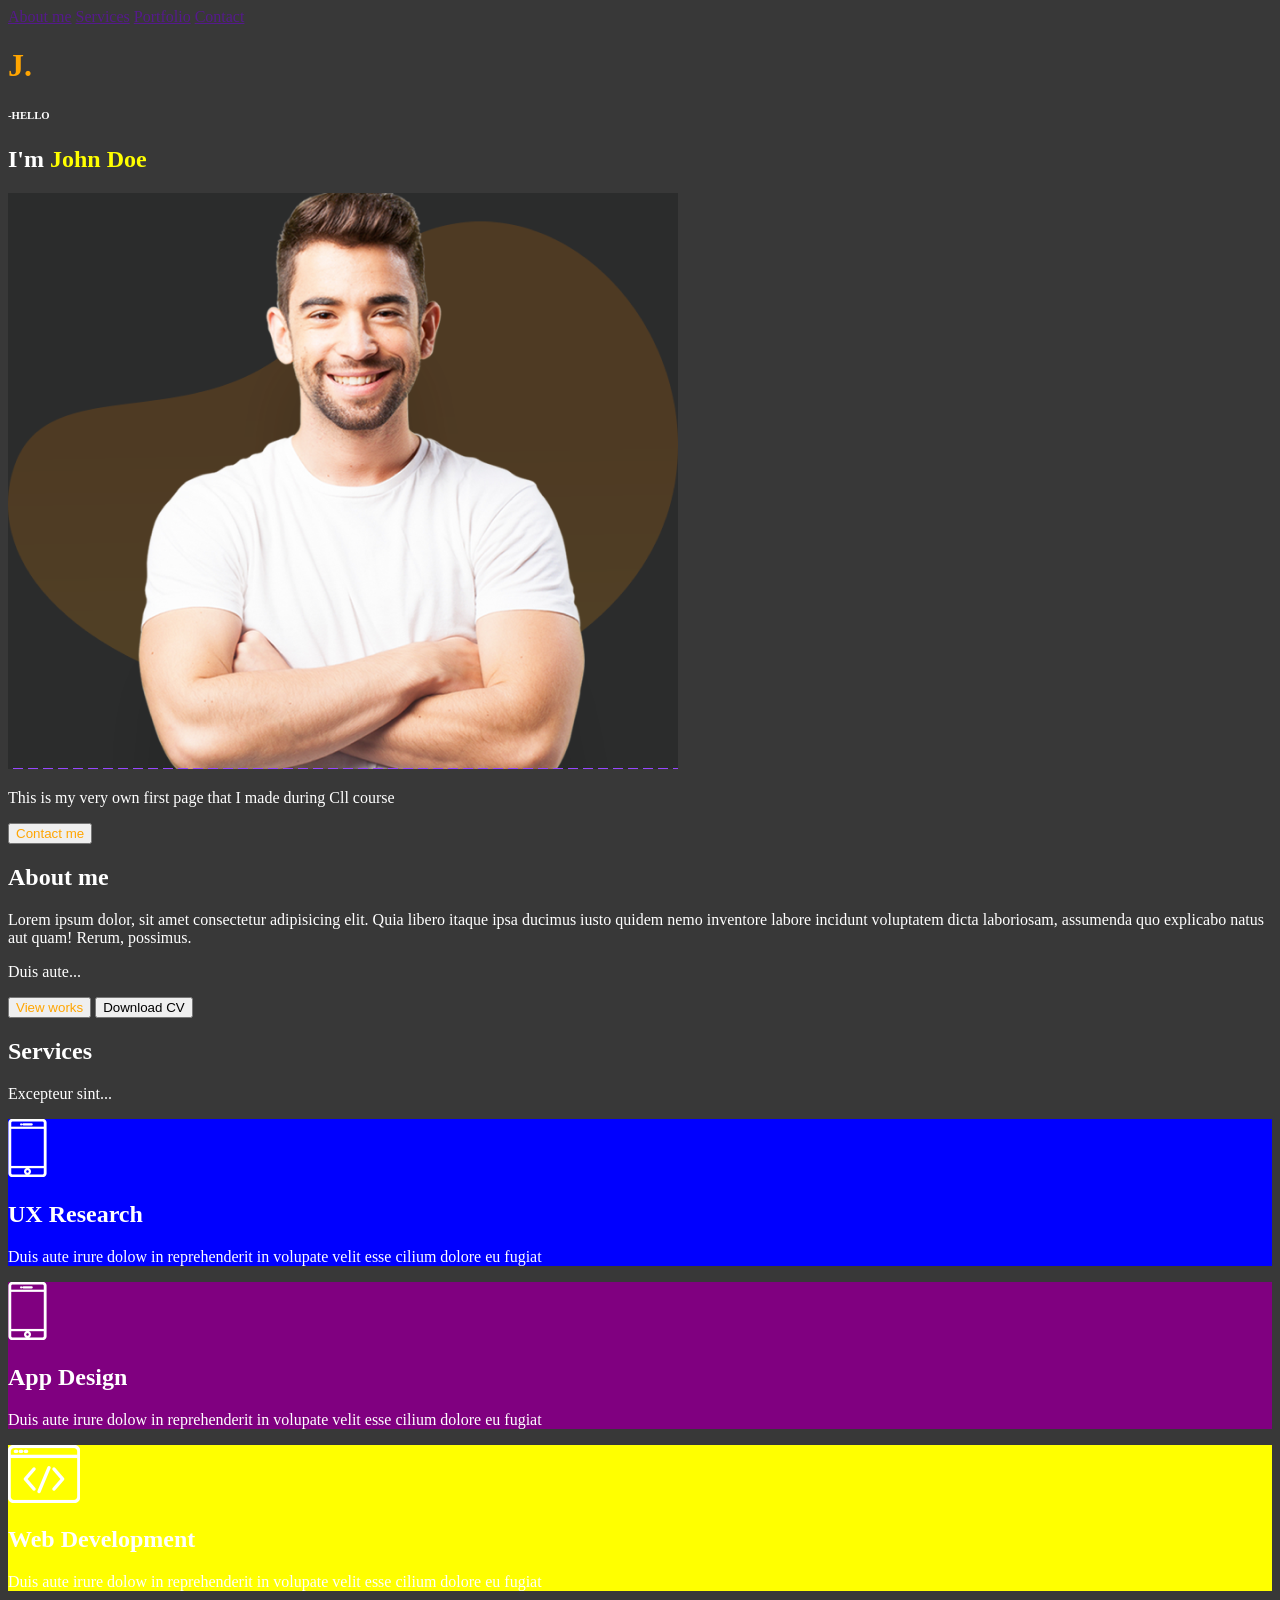
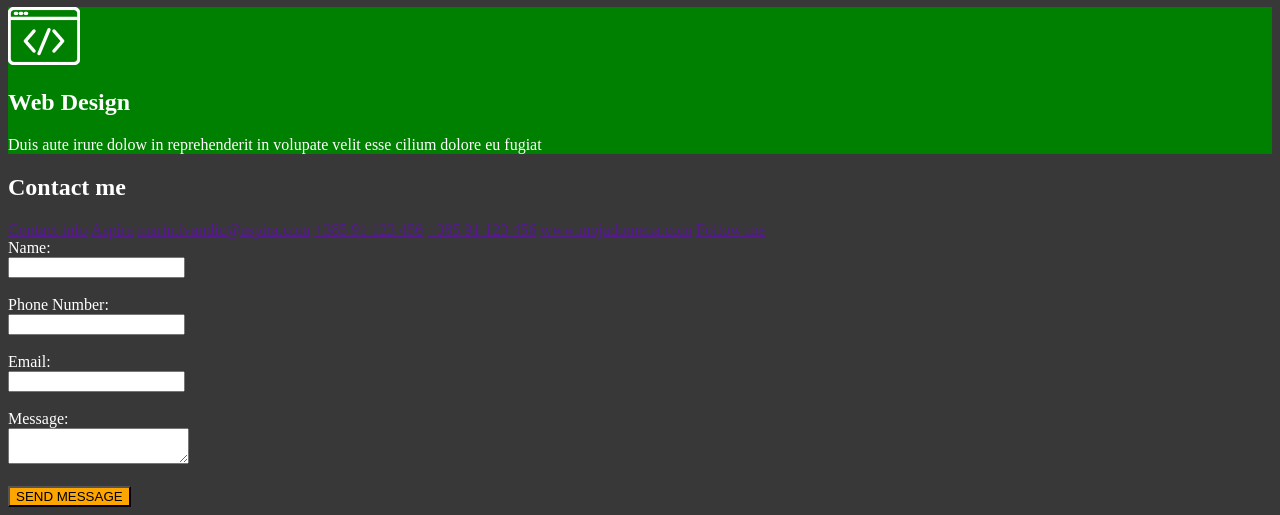
<file: 2E-A_John_Doe/index.html>
<!DOCTYPE html>
<html lang="hr">

<head>
    <meta charset="UTF-8">
    <meta name="viewport" content="width=device-width, initial-scale=1.0">
    <title>John Doe</title>
</head>

<body style = "background-color:#383838;">
    <header>
        <nav>
            <a href="">About me</a>
            <a href="">Services</a>
            <a href="">Portfolio</a>
            <a href="">Contact</a>
        </nav>
        <h1 style = "color:orange">J.</h1>
    </header>
    <section class="hero">
        <div class="hero-left">
            <h6 style = "color:white">-HELLO</h6>
            <h1 style = "color:white">I'm <element style = "color:yellow">John Doe </element></h1>
            <img src="assets/img/johndoe.jpg" alt="John_Doe">
            <p style = "color:white">This is my very own first page that I made during Cll course</p>
            <button style = "color:orange">Contact me</button>
    </section>

    <section class = "about-me">
        <div class = "am-left">
            <h2 style = "color:white">About me</h2>
        </div>
        <div class = "am-right">
            <p style = "color:white">
                Lorem ipsum dolor, sit amet consectetur adipisicing elit. Quia libero itaque ipsa ducimus iusto quidem nemo inventore labore incidunt voluptatem dicta laboriosam, assumenda quo explicabo natus aut quam! Rerum, possimus.
            </p>
            <p style = "color:white">
                Duis aute...
            </p>
        </div>
        <div class = "am-btn-holder">
            <button style ="color:orange">View works</button>
            <button>Download CV</button>
        </div>
    </section>

    <section class = "services">
        <div class = "s-left">
            <h2 style = "color:white">Services</h2>
            <p style = "color:white">Excepteur sint...</p>
        </div>

        <div class = "s-right">
            <div class = "blue" style = "background-color:blue">
                <img src = "assets/img/phone.jpg" alt = "phone_icon">
                <h2 style = "color:white">UX Research</h2>
                <p style = "color:white">Duis aute irure dolow in reprehenderit in volupate velit esse cilium dolore eu fugiat</p>
            </div>

            <div class = "purple" style = "background-color:purple">
                <img src = "assets/img/phone.jpg" alt = "phone_icon">
                <h2 style = "color:white">App Design</h2>
                <p style = "color:white">Duis aute irure dolow in reprehenderit in volupate velit esse cilium dolore eu fugiat</p>
            </div>

            <div class = "yellow" style = "background-color:yellow">
                <img src = "assets/img/code.jpg" alt = "code_icon">
                <h2 style = "color:white">Web Development</h2>
                <p style = "color:white">Duis aute irure dolow in reprehenderit in volupate velit esse cilium dolore eu fugiat</p>
            </div>

            <div class = "green" style = "background-color:green">
                <img src = "assets/img/code.jpg" alt = "code_icon">
                <h2 style = "color:white">Web Design</h2>
                <p style = "color:white">Duis aute irure dolow in reprehenderit in volupate velit esse cilium dolore eu fugiat</p>
            </div>
        </div>
    </section>

    <section class = "contact-me">
        <div class = "c-left">
            <h2 style = "color:white">Contact me</h2>
            <a href="">Contact info</a>
            <a href="">Aspira</a>
            <a href="">marin.ivandic@aspira.com</a>
            <a href="">+385 91 123 456</a>
            <a href="">+385 91 123 456</a>
            <a href="">www.mojadomena.com</a>
            <a href="">Follow me</a>
        </div>

        <div class = "c-right">
            <form>
            <label style = "color:white">Name:</label><br>
            <input type="text" name="name"><br><br>

            <label style = "color:white">Phone Number:</label><br>
            <input type="tel" name="phone"><br><br>

            <label style = "color:white">Email:</label><br>
            <input type="email" name="email"><br><br>

            <label style = "color:white">Message:</label><br>
            <textarea name="message"></textarea><br><br>

            <button type="submit" style = "background-color:orange">SEND MESSAGE</button>
            </form>
        </div>
    </section>
</body>

</html>
</file>
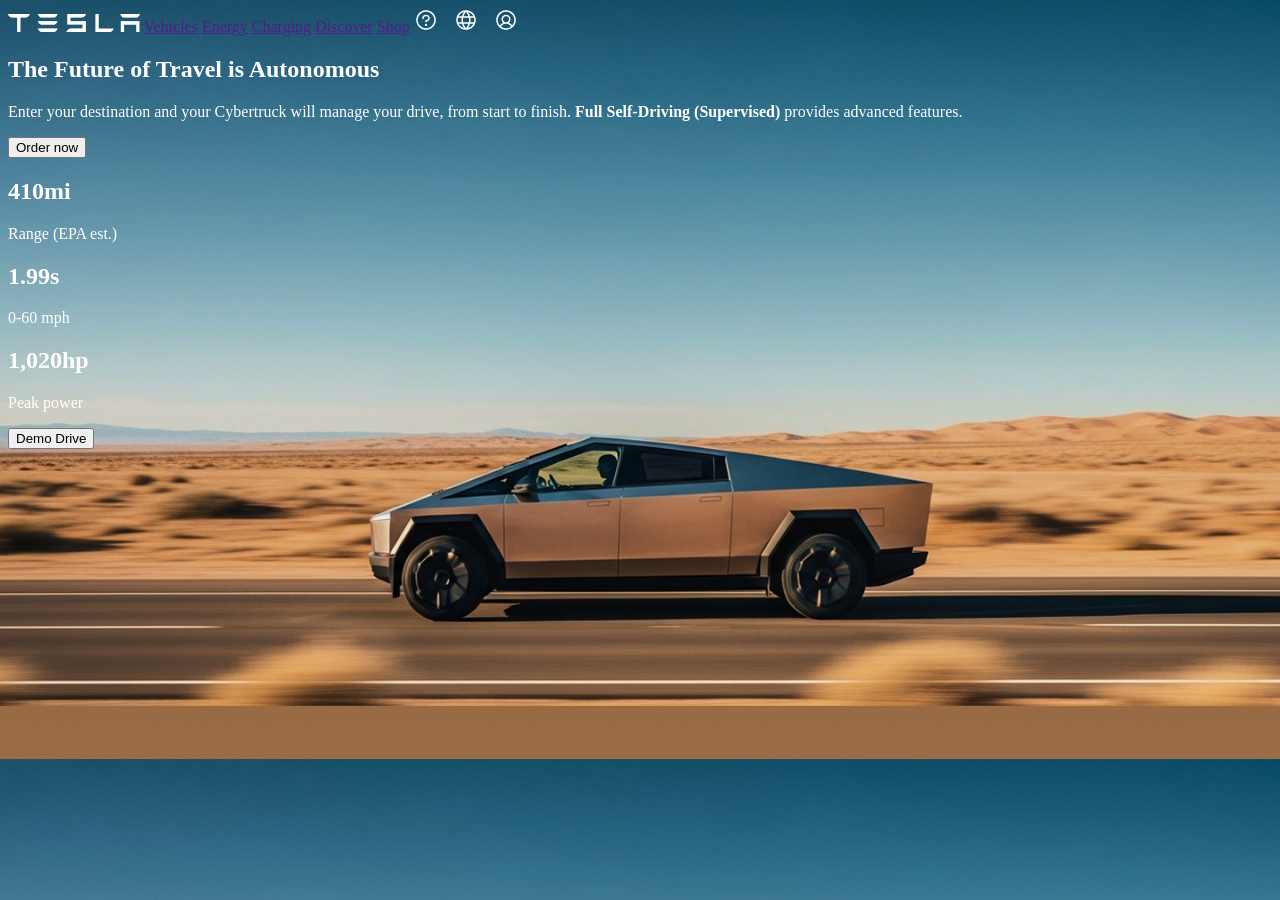
<file: LJmikro/index.html>
<!DOCTYPE html>
<html lang="hr">
<head>
    <meta charset="UTF-8">
    <title>TESLA</title>

    <style>
        .w{
            color: white;
        }
    </style>

</head>
<body style = "background-image: url('assets/img/pozadina.jpg'); background-size: cover;">
    <section class = "top">
    <div.center>
        <img src="assets/img/tesla_logo.jpg" alt="tesla_logo_white">
        <a href="">Vehicles</a>
        <a href="">Energy</a>
        <a href="">Charging</a>
        <a href="">Discover</a>
        <a href="">Shop</a>
        <img src="assets/img/icons.jpg" alt="icons">
    </div>
    </section>
    
    <section class = "main">
        <div class = "w">
            <h1>The Future of Travel is Autonomous</h1>
            <p>Enter your destination and your Cybertruck will manage your drive, from start to finish. <strong>Full Self-Driving (Supervised)</strong> provides advanced features.</p>
            <button>Order now</button>
        </div>
    </section>

    <section class = "low">
        <div class = "w">
            <h2><strong>410mi</strong></h2>
            <p>Range (EPA est.)</p>
            
            <h2><strong>1.99s</strong></h2>
            <p>0-60 mph</p>

            <h2><strong>1,020hp</strong></h2>
            <p>Peak power</p>

            <button>Demo Drive</button>
        </div>
    </section>

</body>
</html>
</file>
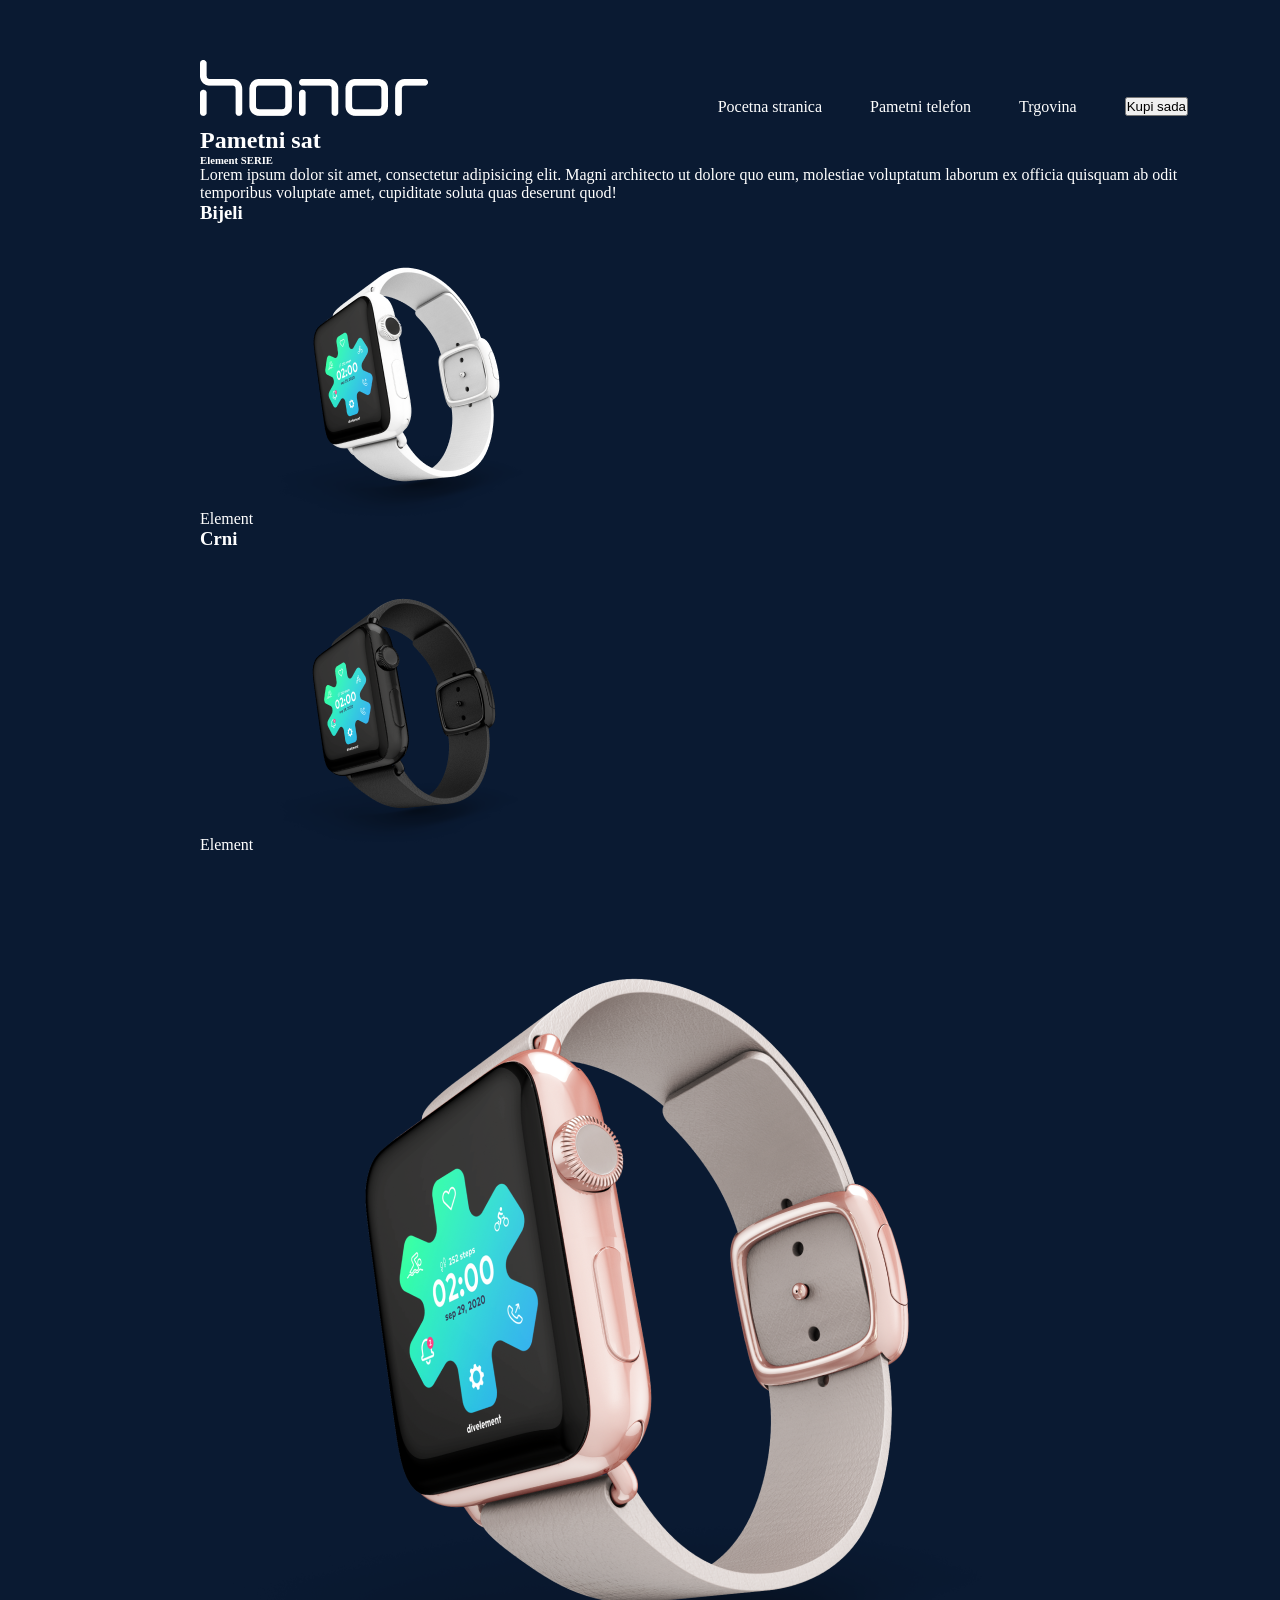
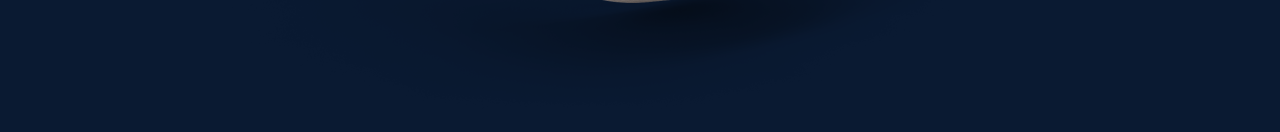
<file: Smartwatch/index.html>
<!DOCTYPE html>
<html lang="hr">

<head>
    <meta charset="UTF-8">
    <meta name="viewport" content="width=device-width, initial-scale=1.0">
    <title>Pametni sat</title>
    <link rel="stylesheet" href="assets/css/style.css">
</head>

<body>
    <main>
    <header class = "flex">
        <div class = "logo">
            <img src="assets/img/logo-light.png" alt="logo dark watch">
        </div>
        <nav>
            <a href="">Pocetna stranica</a>
            <a href="">Pametni telefon</a>
            <a href="">Trgovina</a>
            <button>Kupi sada</button>
        </nav>
    </header>
    <section class="hero">
        <div class="hero-left">
            <div class = "hero-text-left">
            <h1>Pametni sat</h1>
            <h6>Element SERIE</h6>
            <p>Lorem ipsum dolor sit amet, consectetur adipisicing elit. Magni architecto ut dolore quo eum, molestiae
                voluptatum laborum ex officia quisquam ab odit temporibus voluptate amet, cupiditate soluta quas
                deserunt quod!</p>
            </div>
            <div class="watch-holder">
                <div class="watch">
                    <h3>Bijeli</h3>
                    <span>Element</span>
                    <img src="assets/img/light.png" alt="bijeli sat">
                </div>
                <div>
                    <h3>Crni</h3>
                    <span>Element</span>
                    <img src="assets/img/dark 2.png" alt="crni sat">
                </div>
            </div>
        </div>
        <div class = "hero-right">
                <img src="assets/img/smartwatch 4.png" alt="smartwatch">
        </div>
    </section>
    </main>
</body>

</html>
</file>
<file: Smartwatch/assets/css/style.css>
*{
    margin: 0;
    padding: 0;
}

body, html {
    background: #0A1A32;
    background-color: #0A1A32;

}

main{
    margin-top: 60px;
    margin-right: 92px;
    margin-left: 200px;
}

header{
    height: 56px;
}

.logo{
    height: auto;
    width: 228px;
}

nav{
    display: flex;
    display: inherit;
    align-items: flex-end;
    column-gap: 48px;
}

a{
    color: #FFF;
    text-decoration: none;
}

.flex{
    display: flex;
    justify-content: space-between;
}

.hero{
    margin-top: 11px;
}

div{
    color:white;
}
</file>
